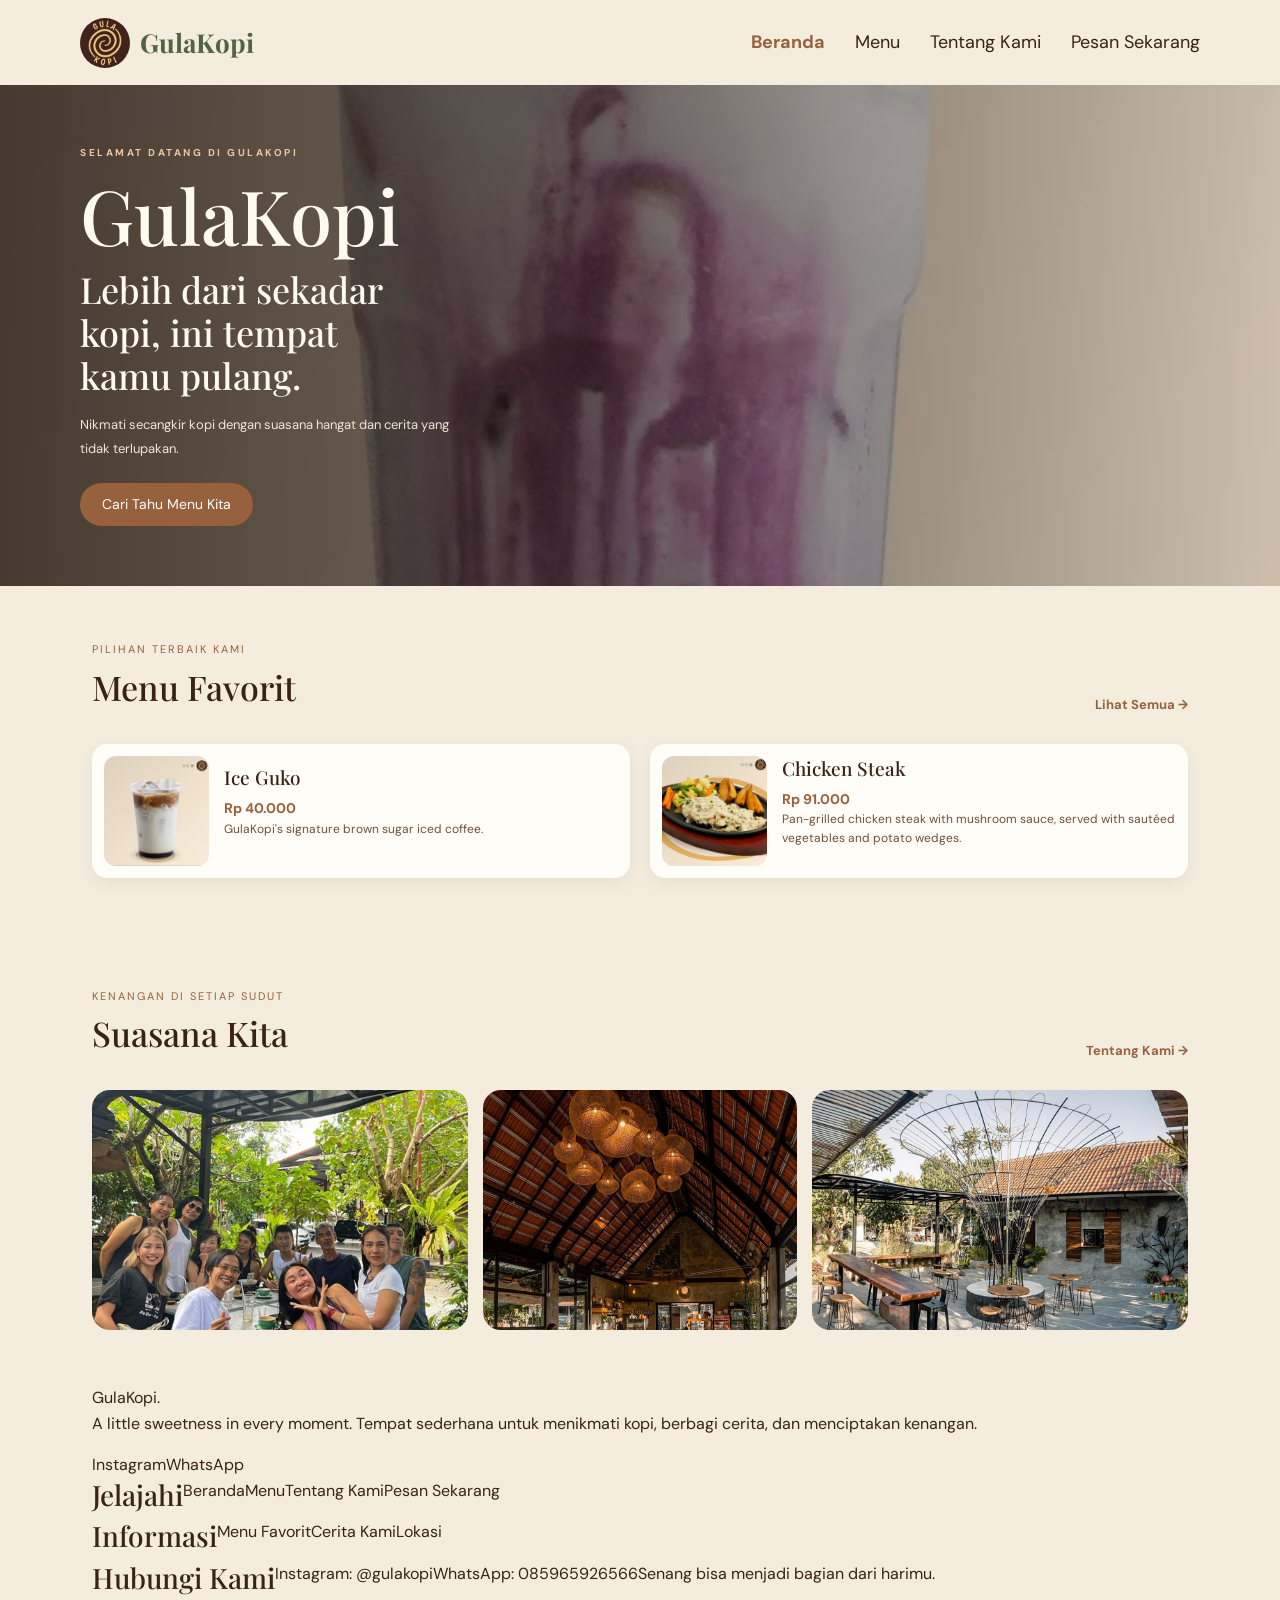
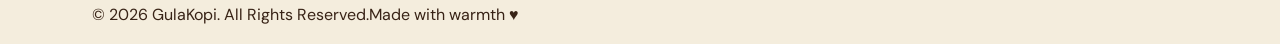
<file: index.html>
<!doctype html>
<html lang="id">
<head>
    <meta charset="UTF-8">
    <meta name="viewport" content="width=device-width, initial-scale=1.0">
    <meta name="description" content="Nikmati kopi dan hidangan favorit dengan suasana hangat di GulaKopi.">
    <title>GulaKopi</title>

    <link rel="stylesheet" href="https://cdn.jsdelivr.net/npm/bootstrap@5.3.3/dist/css/bootstrap.min.css">
    <link rel="stylesheet" href="style.css">
</head>
<body>

    <header class="container navbar">
        <div class="logo d-flex">
            <img src="gambar/logo.png" alt="Logo GulaKopi">
            <span>GulaKopi</span>
        </div>

        <nav class="nav-links d-flex">
            <a href="index.html" class="active">Beranda</a>
            <a href="menu.html">Menu</a>
            <a href="tentang.html">Tentang Kami</a>
            <a href="pesan.html" class="nav-button">Pesan Sekarang</a>
        </nav>
    </header>

    <main class="container">
        <section class="hero d-flex">
            <div>
                <div class="eyebrow">SELAMAT DATANG DI GULAKOPI</div>
                <h1>GulaKopi</h1>
                <h2>Lebih dari sekadar<br>kopi, ini tempat<br>kamu pulang.</h2>

                <p>
                    Nikmati secangkir kopi dengan suasana hangat dan cerita yang tidak
                    terlupakan.
                </p>

                <a href="menu.html" class="btn">Cari Tahu Menu Kita</a>
            </div>

            <div class="hero-gallery">
                <img src="gambar/hero.png" alt="Interior kedai GulaKopi">
            </div>
        </section>

        <section class="section">
            <div class="section-heading d-flex">
                <div>
                    <p>PILIHAN TERBAIK KAMI</p>
                    <h2>Menu Favorit</h2>
                </div>
                <a href="menu.html" class="text-link">Lihat Semua →</a>
            </div>

            <div class="favorite-grid d-grid">
                <article class="favorite-card d-flex">
                    <img src="gambar/guko.png" alt="Ice Guko">
                    <div>
                        <h3>Ice Guko</h3>
                        <div class="price">Rp 40.000</div>
                        <p>GulaKopi's signature brown sugar iced coffee.</p>
                    </div>
                </article>

                <article class="favorite-card d-flex">
                    <img src="gambar/steak.png" alt="Chicken Steak">
                    <div>
                        <h3>Chicken Steak</h3>
                        <div class="price">Rp 91.000</div>
                        <p>
                            Pan-grilled chicken steak with mushroom sauce,
                            served with sautéed vegetables and potato wedges.
                        </p>
                    </div>
                </article>
            </div>
        </section>

        <section class="section">
            <div class="section-heading d-flex">
                <div>
                    <p>KENANGAN DI SETIAP SUDUT</p>
                    <h2>Suasana Kita</h2>
                </div>
                <a href="tentang.html" class="text-link">Tentang Kami →</a>
            </div>

            <div class="ambience-grid d-grid">
                <img src="gambar/pengunjung.png" alt="Pengunjung GulaKopi">
                <img src="gambar/interior.png" alt="Interior GulaKopi">
                <img src="gambar/outdoor.png" alt="Suasana outdoor GulaKopi">
            </div>
        </section>
    </main>

    <footer class="site-footer">
        <div class="container footer-main d-grid">
            <div class="footer-brand">
                <a href="index.html" class="footer-logo">GulaKopi<span>.</span></a>
                <p>
                    A little sweetness in every moment.
                    Tempat sederhana untuk menikmati kopi,
                    berbagi cerita, dan menciptakan kenangan.
                </p>

                <div class="footer-social d-flex">
                    <a href="https://www.instagram.com/gulakopi.bali/" aria-label="Instagram">Instagram</a>
                    <a href="https://wa.me/6285965926566" aria-label="WhatsApp">WhatsApp</a>
                </div>
            </div>

            <div class="footer-column d-flex">
                <h3>Jelajahi</h3>
                <a href="index.html">Beranda</a>
                <a href="menu.html">Menu</a>
                <a href="tentang.html">Tentang Kami</a>
                <a href="pesan.html">Pesan Sekarang</a>
            </div>

            <div class="footer-column d-flex">
                <h3>Informasi</h3>
                <a href="menu.html">Menu Favorit</a>
                <a href="tentang.html">Cerita Kami</a>
                <a href="https://maps.app.goo.gl/hpy6t3GftVSqy1NN8" aria-label="Lokasi">Lokasi</a>
            </div>

            <div class="footer-column footer-contact d-flex">
                <h3>Hubungi Kami</h3>
                <p>Instagram: @gulakopi</p>
                <p>WhatsApp: 085965926566</p>
                <p>Senang bisa menjadi bagian dari harimu.</p>
            </div>
        </div>

        <div class="footer-bottom">
            <div class="container footer-bottom-content d-flex">
                <p>© 2026 GulaKopi. All Rights Reserved.</p>
                <span>Made with warmth <span class="footer-heart">♥</span></span>
            </div>
        </div>
    </footer>

</body>
</html>
</file>
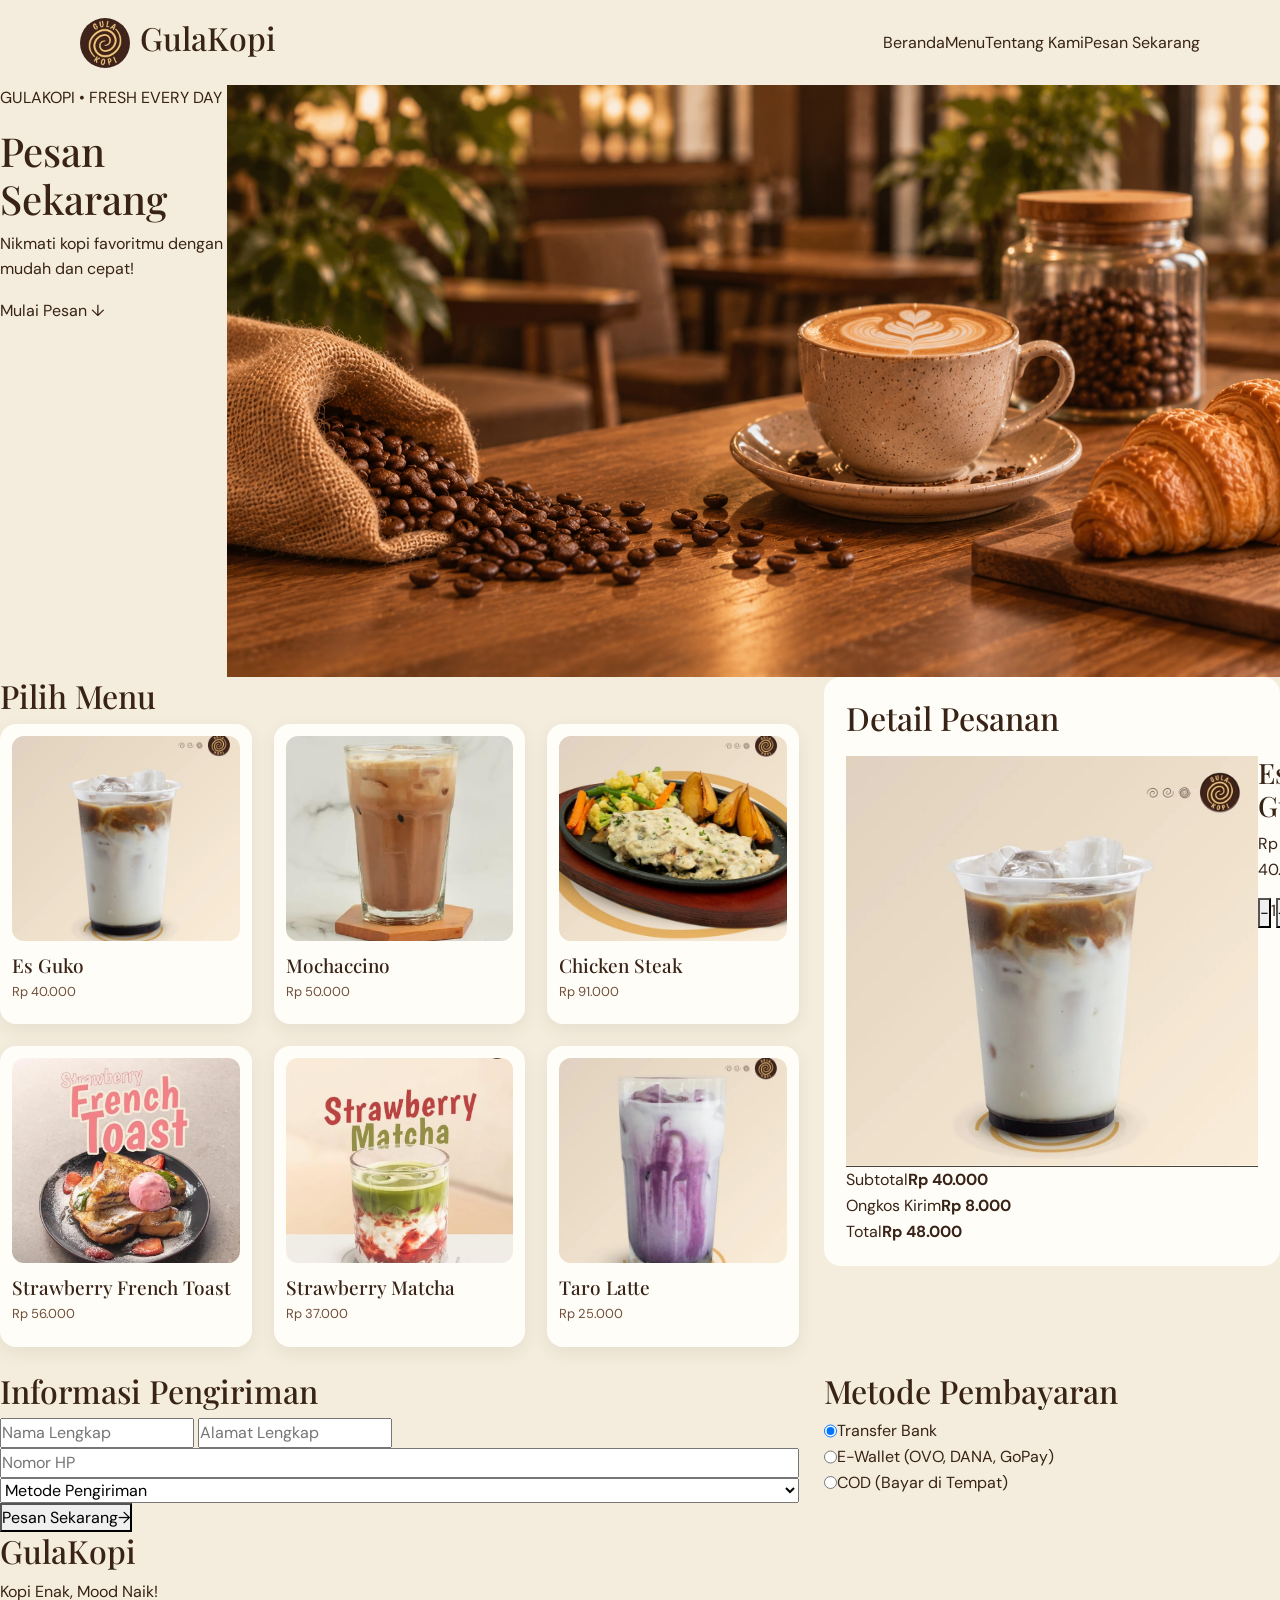
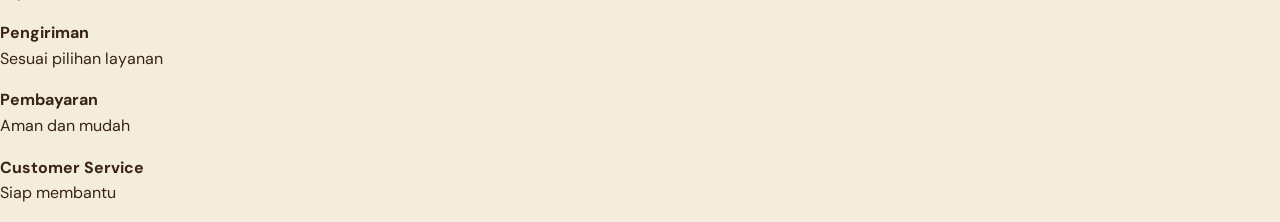
<file: pesan.html>
<!DOCTYPE html>
<html lang="id">
<head>
    <meta charset="UTF-8">
    <meta name="viewport" content="width=device-width, initial-scale=1.0">
    <meta name="description" content="Pilih menu favorit dan lakukan pemesanan di GulaKopi.">
    <title>Pesan Sekarang - GulaKopi</title>

    <link rel="stylesheet" href="https://cdn.jsdelivr.net/npm/bootstrap@5.3.3/dist/css/bootstrap.min.css">
    <link rel="stylesheet" href="style.css">
</head>
<body>

    <header class="container navbar">
        <div class="logo d-flex">
            <img src="gambar/logo.png" alt="Logo GulaKopi">
            <h2>GulaKopi</h2>
        </div>

        <nav class="d-flex">
            <a href="index.html">Beranda</a>
            <a href="menu.html">Menu</a>
            <a href="tentang.html">Tentang Kami</a>
            <a href="pesan.html" class="nav-button active">Pesan Sekarang</a>
        </nav>
    </header>

    <section class="order-hero d-flex">
        <div class="hero-text">
            <p class="eyebrow">GULAKOPI • FRESH EVERY DAY</p>
            <h1>Pesan<br>Sekarang</h1>
            <p>Nikmati kopi favoritmu dengan mudah dan cepat!</p>
            <a href="#pilih-menu" class="hero-link">Mulai Pesan ↓</a>
        </div>

        <div class="hero-image">
            <img src="gambar/hero2.png" alt="Minuman kopi GulaKopi">
        </div>
    </section>

    <main class="order-container">
        <div class="order-layout d-grid">

            <section class="order-card menu-selection" id="pilih-menu">
                <h2>Pilih Menu</h2>

                <div class="product-grid d-grid">
                    <article class="product-card">
                        <img src="gambar/guko.png" alt="Es Guko">
                        <h3>Es Guko</h3>
                        <p>Rp 40.000</p>
                    </article>

                    <article class="product-card">
                        <img src="gambar/mochaccino.png" alt="Mochaccino">
                        <h3>Mochaccino</h3>
                        <p>Rp 50.000</p>
                    </article>

                    <article class="product-card">
                        <img src="gambar/steak.png" alt="Chicken Steak">
                        <h3>Chicken Steak</h3>
                        <p>Rp 91.000</p>
                    </article>

                    <article class="product-card">
                        <img src="gambar/frenchtoast.png" alt="Strawberry French Toast">
                        <h3>Strawberry French Toast</h3>
                        <p>Rp 56.000</p>
                    </article>

                    <article class="product-card">
                        <img src="gambar/strwbrymatcha.png" alt="Strawberry Matcha">
                        <h3>Strawberry Matcha</h3>
                        <p>Rp 37.000</p>
                    </article>

                    <article class="product-card">
                        <img src="gambar/taro.png" alt="Taro Latte">
                        <h3>Taro Latte</h3>
                        <p>Rp 25.000</p>
                    </article>
                </div>
            </section>

            <section class="order-card order-summary" id="pesanan">
                <h2>Detail Pesanan</h2>

                <div class="summary-product d-flex">
                    <img src="gambar/guko.png" alt="Es Guko">

                    <div class="summary-info">
                        <h3>Es Guko</h3>
                        <p>Rp 40.000</p>

                        <div class="quantity d-flex">
                            <button type="button" aria-label="Kurangi jumlah">−</button>
                            <span>1</span>
                            <button type="button" aria-label="Tambah jumlah">+</button>
                        </div>
                    </div>

                    <button class="delete-button" type="button" aria-label="Hapus pesanan">🗑</button>
                </div>

                <div class="summary-details">
                    <div class="d-flex">
                        <span>Subtotal</span>
                        <strong>Rp 40.000</strong>
                    </div>

                    <div class="d-flex">
                        <span>Ongkos Kirim</span>
                        <strong>Rp 8.000</strong>
                    </div>

                    <div class="total-price d-flex">
                        <span>Total</span>
                        <strong>Rp 48.000</strong>
                    </div>
                </div>
            </section>

            <section class="order-card delivery-card">
                <h2>Informasi Pengiriman</h2>

                <form class="delivery-form">
                    <input type="text" placeholder="Nama Lengkap" required>
                    <input type="text" placeholder="Alamat Lengkap" required>

                    <div class="delivery-row d-grid">
                        <input type="tel" placeholder="Nomor HP" required>

                        <select required>
                            <option value="">Metode Pengiriman</option>
                            <option value="ambil">Ambil di Tempat</option>
                            <option value="kurir">Kurir</option>
                        </select>
                    </div>
                </form>
            </section>

            <section class="order-card payment-card">
                <h2>Metode Pembayaran</h2>

                <label class="payment-option d-flex">
                    <input type="radio" name="payment" value="transfer" checked>
                    <span></span>
                    Transfer Bank
                </label>

                <label class="payment-option d-flex">
                    <input type="radio" name="payment" value="ewallet">
                    <span></span>
                    E-Wallet (OVO, DANA, GoPay)
                </label>

                <label class="payment-option d-flex">
                    <input type="radio" name="payment" value="cod">
                    <span></span>
                    COD (Bayar di Tempat)
                </label>
            </section>
        </div>

        <div class="order-action d-flex">
            <button type="button" class="order-button d-flex">
                Pesan Sekarang <span>→</span>
            </button>
        </div>
    </main>

    <footer class="order-footer d-grid">
        <div class="footer-brand">
            <h2>GulaKopi</h2>
            <p>Kopi Enak, Mood Naik!</p>
        </div>

        <div class="footer-feature d-flex">
            <span></span>
            <div>
                <strong>Pengiriman</strong>
                <p>Sesuai pilihan layanan</p>
            </div>
        </div>

        <div class="footer-feature d-flex">
            <span></span>
            <div>
                <strong>Pembayaran</strong>
                <p>Aman dan mudah</p>
            </div>
        </div>

        <div class="footer-feature d-flex">
            <span></span>
            <div>
                <strong>Customer Service</strong>
                <p>Siap membantu</p>
            </div>
        </div>
    </footer>

</body>
</html>
</file>
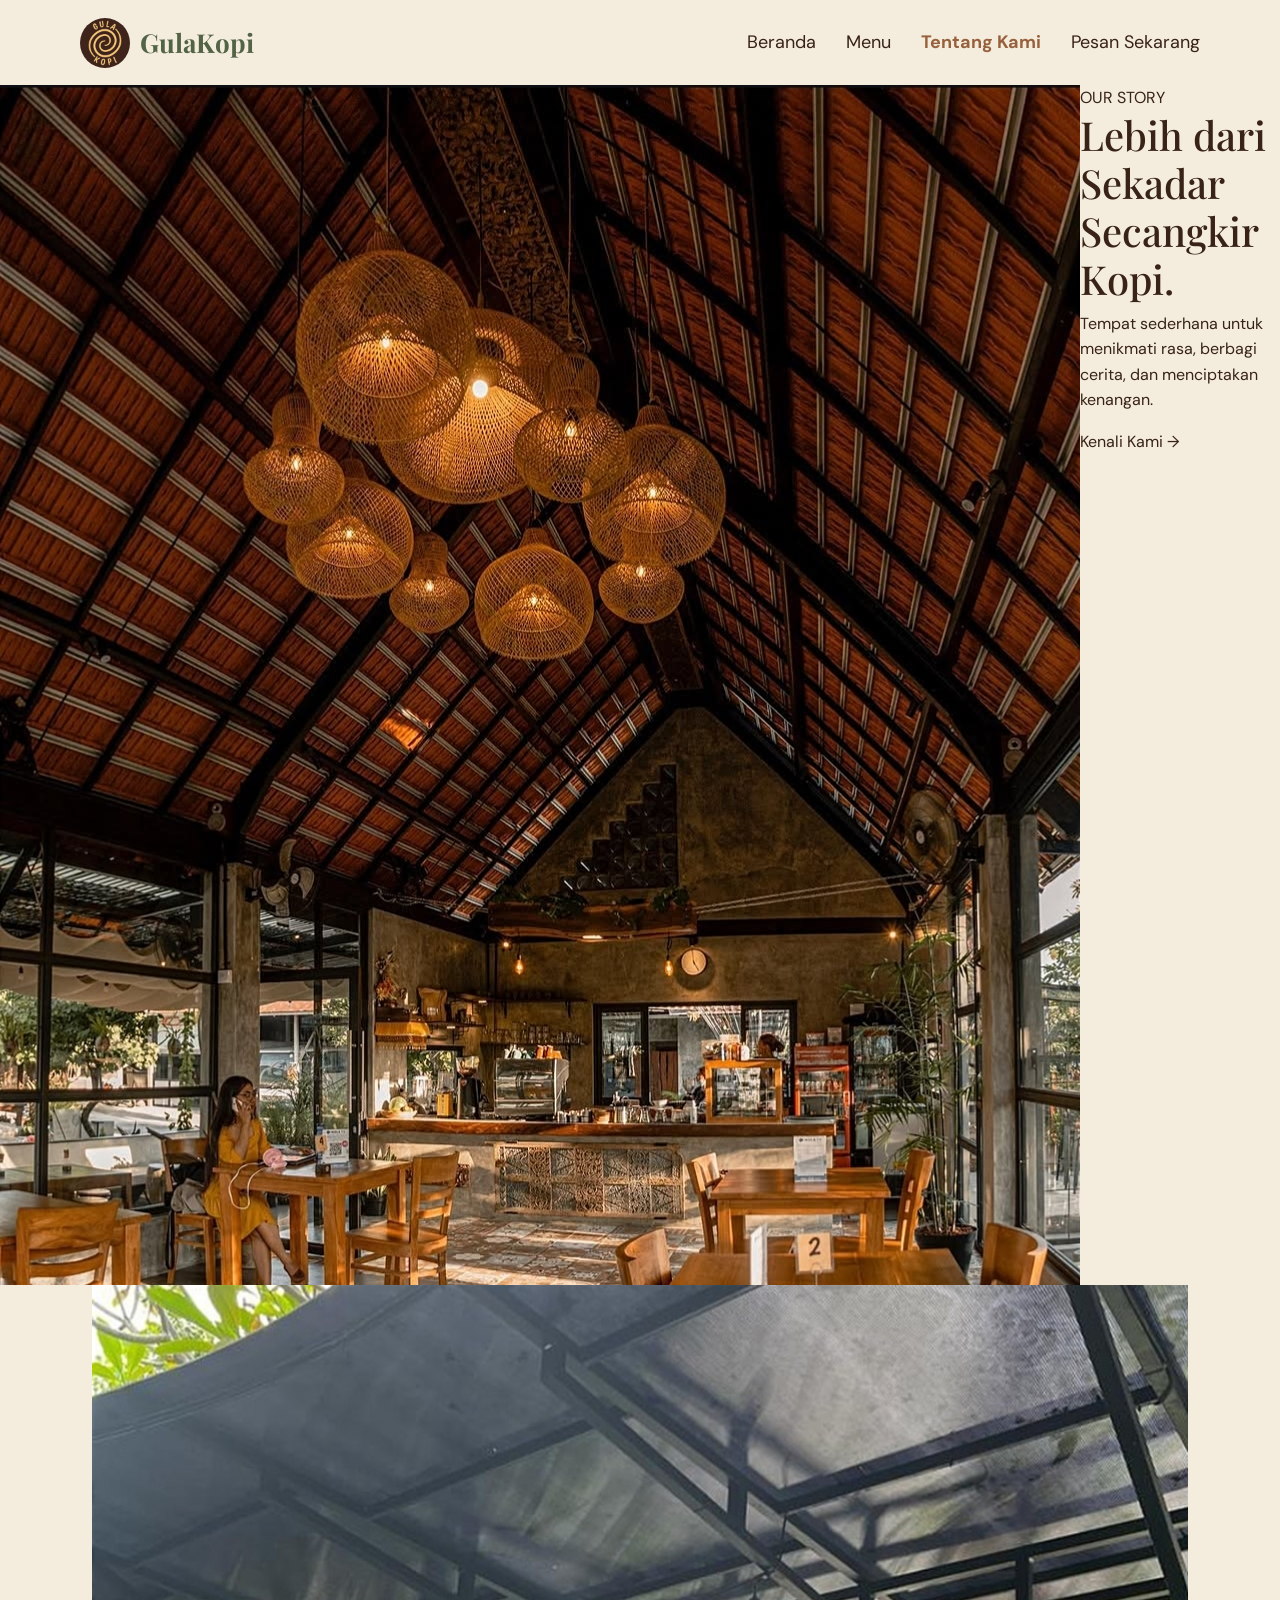
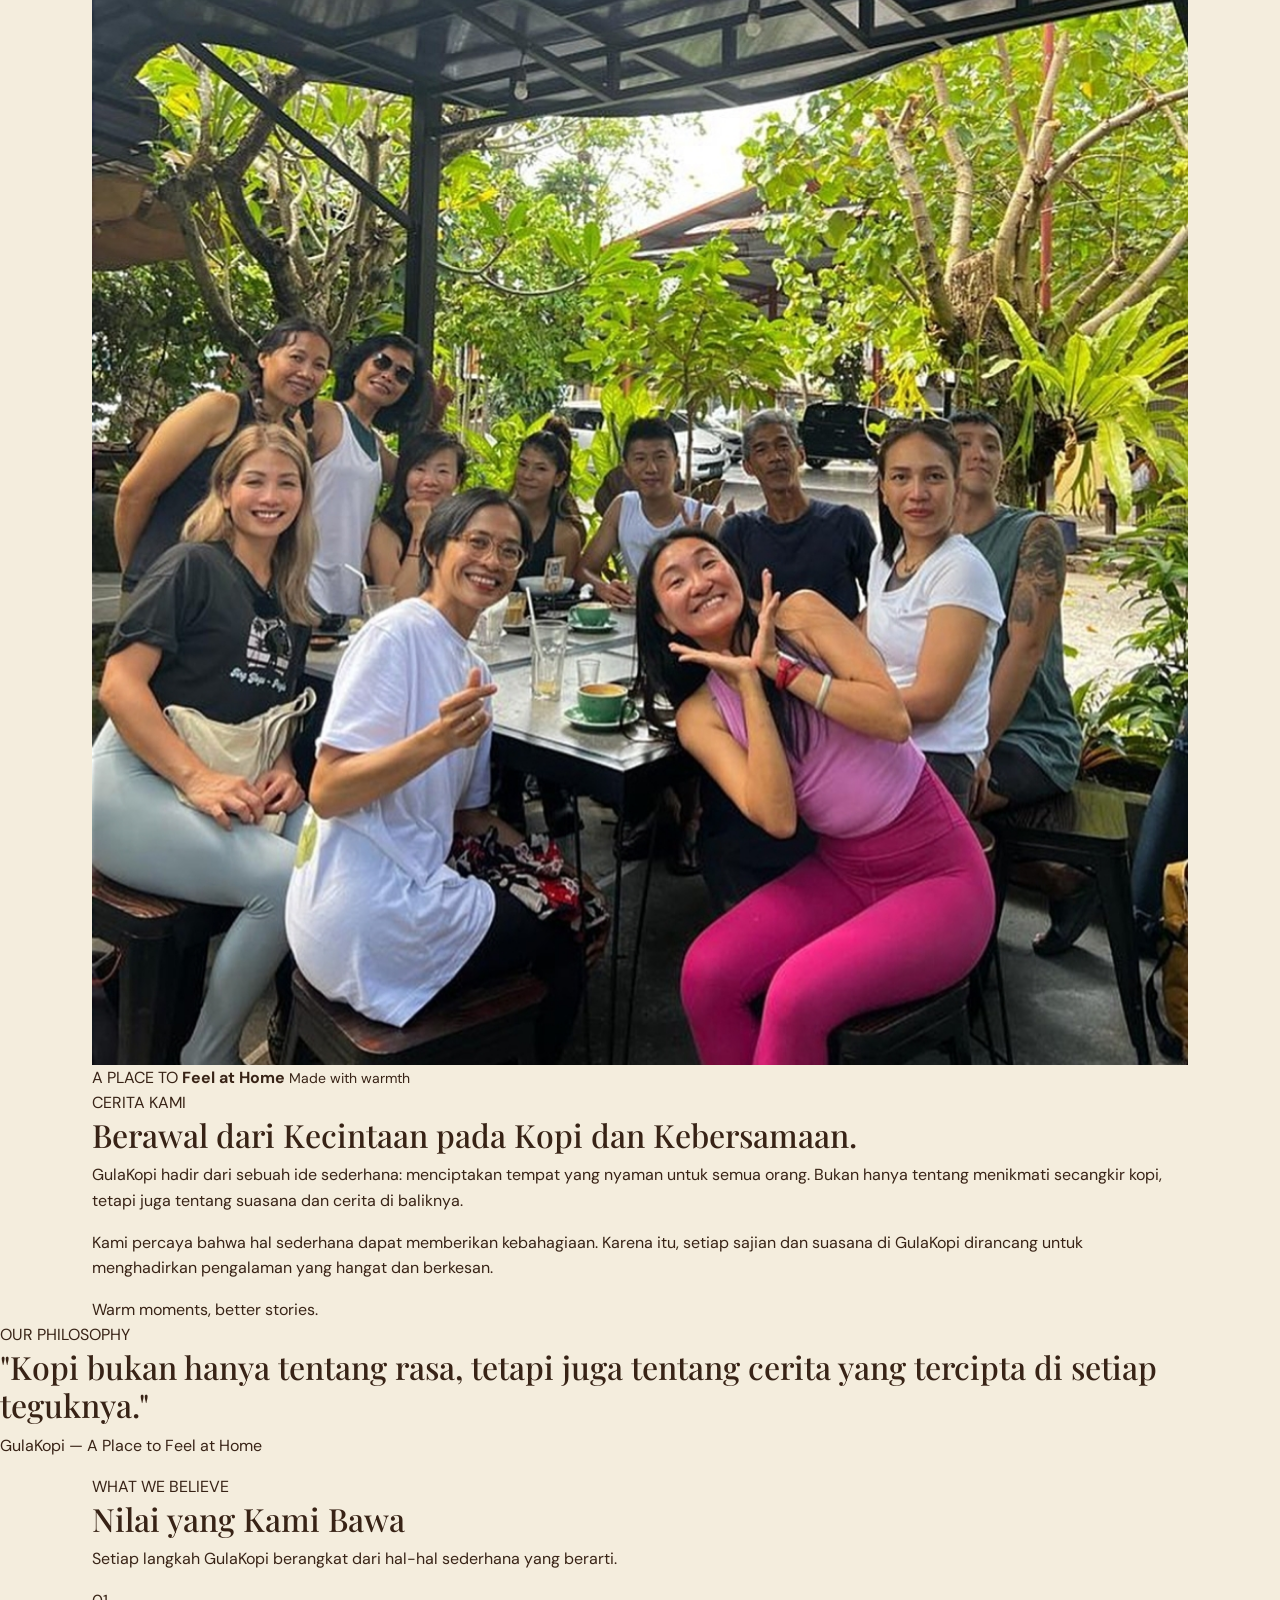
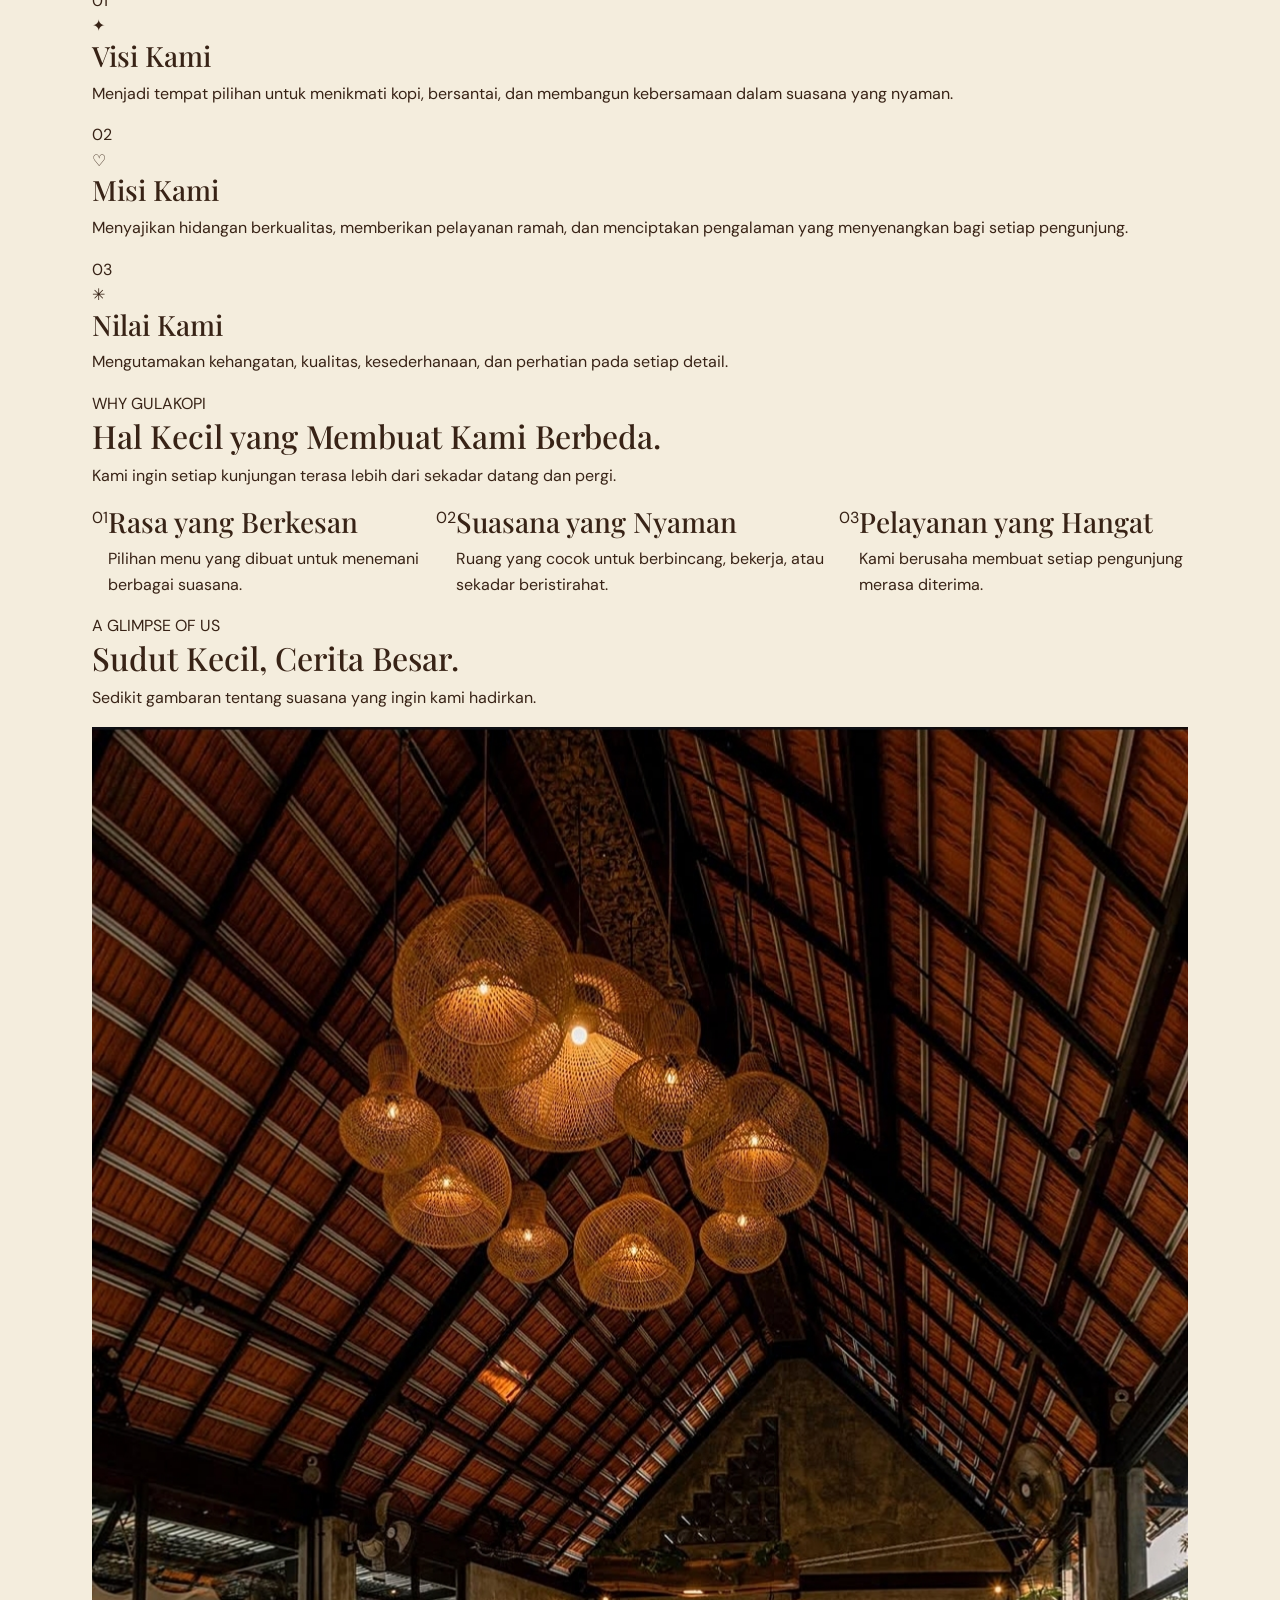
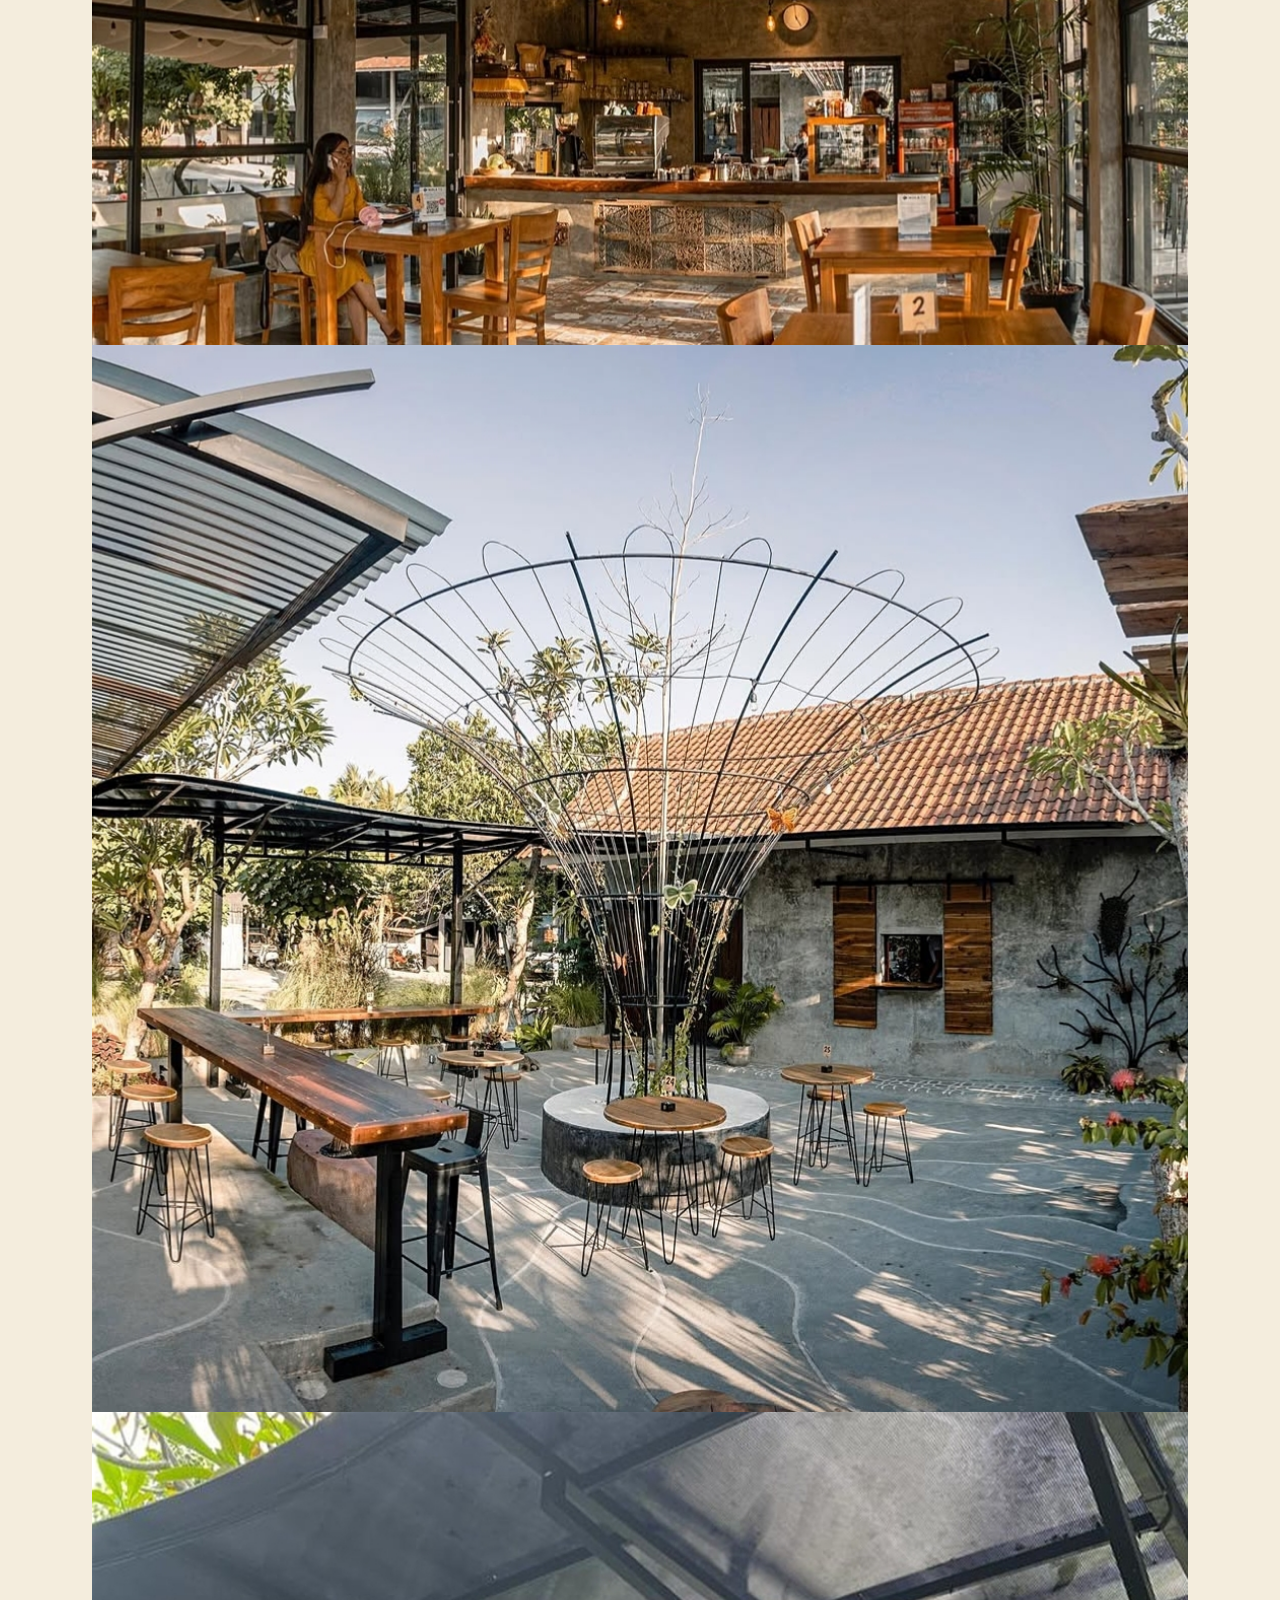
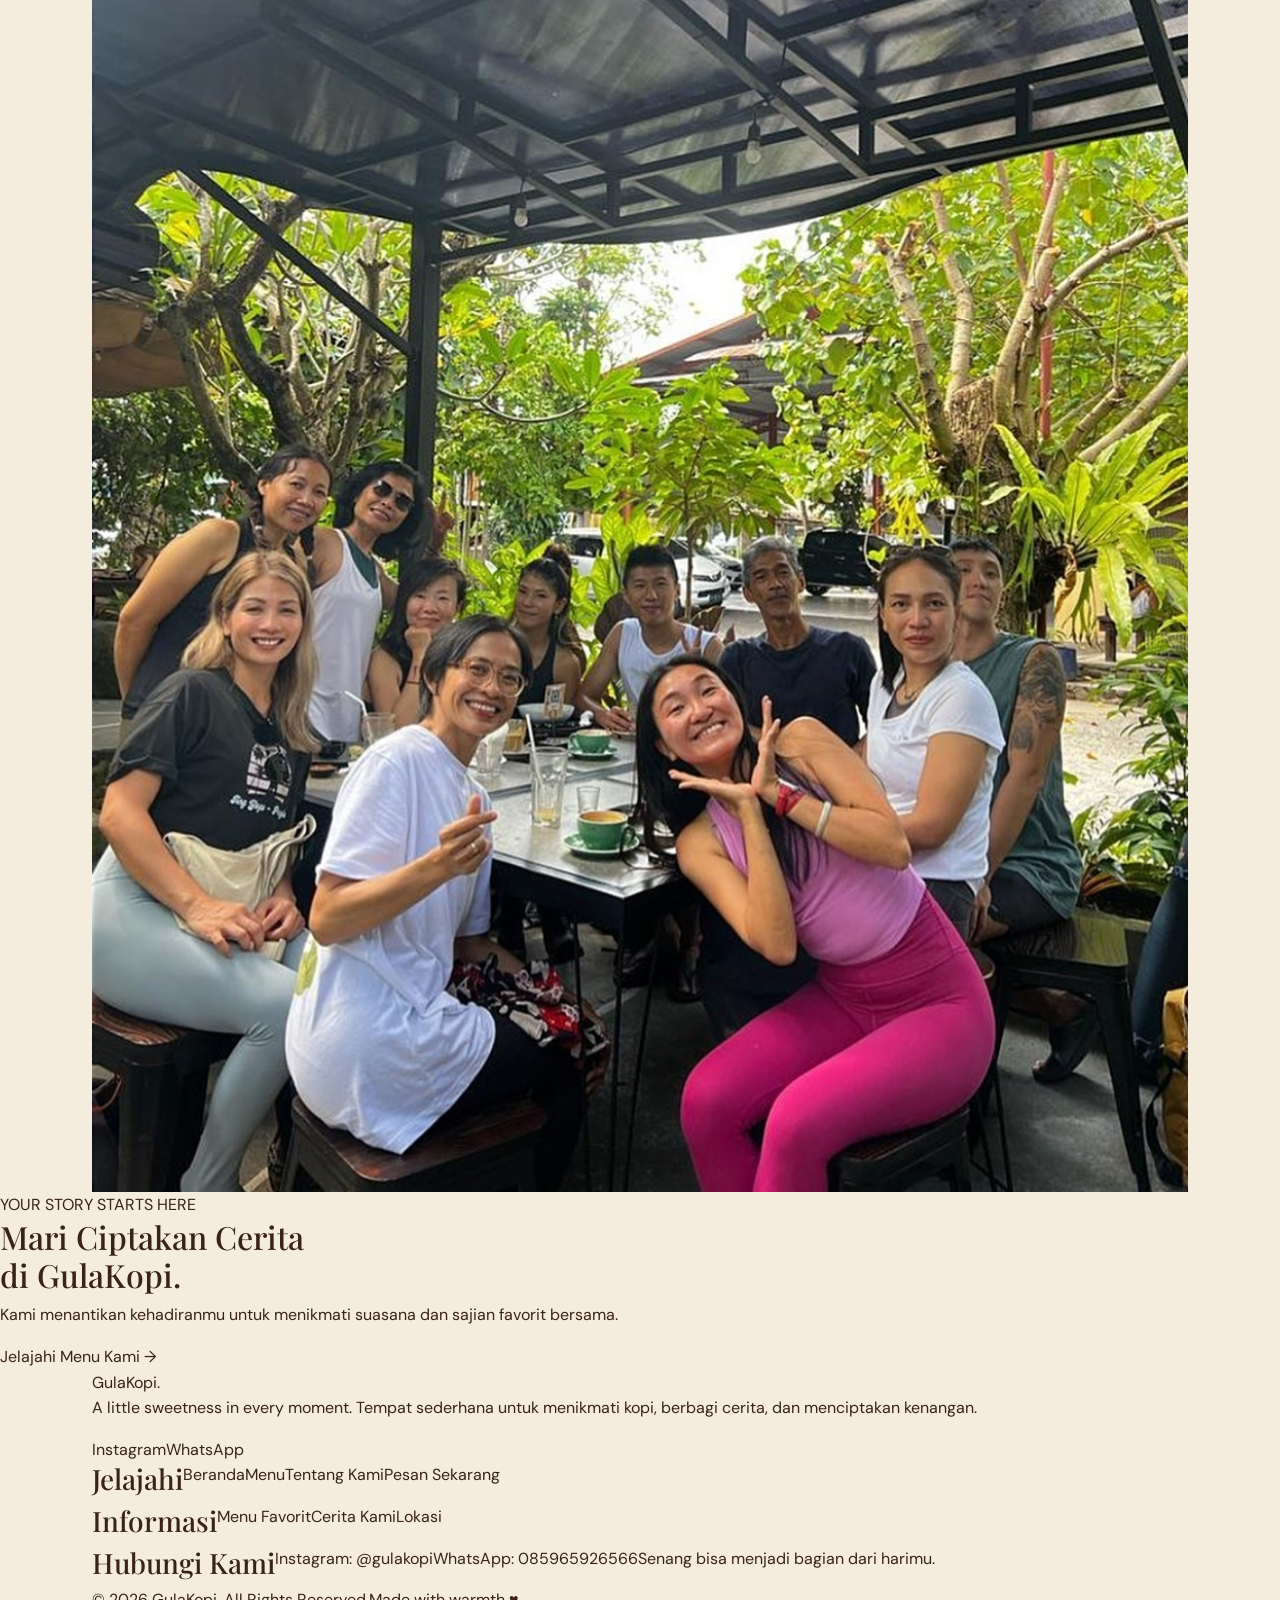
<file: tentang.html>
<!DOCTYPE html>
<html lang="id">
<head>
    <meta charset="UTF-8">
    <meta name="viewport" content="width=device-width, initial-scale=1.0">
    <meta name="description" content="Kenali cerita, nilai, dan suasana GulaKopi.">
    <title>Tentang Kami | GulaKopi</title>

    <link rel="stylesheet" href="https://cdn.jsdelivr.net/npm/bootstrap@5.3.3/dist/css/bootstrap.min.css">
    <link rel="stylesheet" href="style.css">
</head>
<body>

    <header class="container navbar">
        <a href="index.html" class="logo d-flex">
            <img src="gambar/logo.png" alt="Logo GulaKopi">
            <span>GulaKopi</span>
        </a>

        <nav class="nav-links d-flex">
            <a href="index.html">Beranda</a>
            <a href="menu.html">Menu</a>
            <a href="tentang.html" class="active">Tentang Kami</a>
            <a href="pesan.html" class="nav-button">Pesan Sekarang</a>
        </nav>
    </header>

    <main>
        <section class="about-hero d-flex">
            <img src="gambar/interior.png" alt="Suasana interior GulaKopi" class="about-hero-image">
            <div class="about-hero-overlay"></div>

            <div class="about-hero-content">
                <span class="about-eyebrow">OUR STORY</span>

                <h1>
                    Lebih dari<br>
                    Sekadar <span>Secangkir Kopi.</span>
                </h1>

                <p>
                    Tempat sederhana untuk menikmati rasa,
                    berbagi cerita, dan menciptakan kenangan.
                </p>

                <a href="#cerita" class="about-hero-button">
                    Kenali Kami <span>→</span>
                </a>
            </div>
        </section>

        <section class="about-story container d-grid" id="cerita">
            <div class="about-story-image">
                <img src="gambar/pengunjung.png" alt="Pengunjung menikmati suasana GulaKopi">

                <div class="story-image-label">
                    <span>A PLACE TO</span>
                    <strong>Feel at Home</strong>
                    <small>Made with warmth</small>
                </div>
            </div>

            <div class="about-story-content">
                <span class="about-eyebrow dark">CERITA KAMI</span>

                <h2>Berawal dari Kecintaan pada Kopi dan Kebersamaan.</h2>

                <p>
                    GulaKopi hadir dari sebuah ide sederhana:
                    menciptakan tempat yang nyaman untuk semua orang.
                    Bukan hanya tentang menikmati secangkir kopi,
                    tetapi juga tentang suasana dan cerita di baliknya.
                </p>

                <p>
                    Kami percaya bahwa hal sederhana dapat memberikan
                    kebahagiaan. Karena itu, setiap sajian dan suasana
                    di GulaKopi dirancang untuk menghadirkan pengalaman
                    yang hangat dan berkesan.
                </p>

                <div class="about-signature">
                    <span>Warm moments, better stories.</span>
                </div>
            </div>
        </section>

        <section class="about-quote">
            <div class="about-quote-content">
                <span>OUR PHILOSOPHY</span>

                <h2>
                    "Kopi bukan hanya tentang rasa,
                    tetapi juga tentang cerita yang tercipta
                    di setiap teguknya."
                </h2>

                <div class="quote-line"></div>
                <p>GulaKopi — A Place to Feel at Home</p>
            </div>
        </section>

        <section class="about-vision container">
            <div class="about-section-heading">
                <span class="about-eyebrow dark">WHAT WE BELIEVE</span>
                <h2>Nilai yang Kami Bawa</h2>
                <p>
                    Setiap langkah GulaKopi berangkat dari
                    hal-hal sederhana yang berarti.
                </p>
            </div>

            <div class="about-values d-grid">
                <article class="value-card">
                    <span class="value-number">01</span>
                    <div class="value-icon">✦</div>
                    <h3>Visi Kami</h3>
                    <p>
                        Menjadi tempat pilihan untuk menikmati kopi,
                        bersantai, dan membangun kebersamaan
                        dalam suasana yang nyaman.
                    </p>
                </article>

                <article class="value-card">
                    <span class="value-number">02</span>
                    <div class="value-icon">♡</div>
                    <h3>Misi Kami</h3>
                    <p>
                        Menyajikan hidangan berkualitas, memberikan
                        pelayanan ramah, dan menciptakan pengalaman
                        yang menyenangkan bagi setiap pengunjung.
                    </p>
                </article>

                <article class="value-card">
                    <span class="value-number">03</span>
                    <div class="value-icon">✳</div>
                    <h3>Nilai Kami</h3>
                    <p>
                        Mengutamakan kehangatan, kualitas,
                        kesederhanaan, dan perhatian pada
                        setiap detail.
                    </p>
                </article>
            </div>
        </section>

        <section class="about-highlight">
            <div class="container highlight-layout d-grid">
                <div class="highlight-heading">
                    <span class="about-eyebrow dark">WHY GULAKOPI</span>
                    <h2>Hal Kecil yang Membuat Kami Berbeda.</h2>
                    <p>
                        Kami ingin setiap kunjungan terasa lebih
                        dari sekadar datang dan pergi.
                    </p>
                </div>

                <div class="highlight-list d-flex">
                    <div class="highlight-item d-flex">
                        <span>01</span>
                        <div>
                            <h3>Rasa yang Berkesan</h3>
                            <p>
                                Pilihan menu yang dibuat untuk menemani
                                berbagai suasana.
                            </p>
                        </div>
                    </div>

                    <div class="highlight-item d-flex">
                        <span>02</span>
                        <div>
                            <h3>Suasana yang Nyaman</h3>
                            <p>
                                Ruang yang cocok untuk berbincang,
                                bekerja, atau sekadar beristirahat.
                            </p>
                        </div>
                    </div>

                    <div class="highlight-item d-flex">
                        <span>03</span>
                        <div>
                            <h3>Pelayanan yang Hangat</h3>
                            <p>
                                Kami berusaha membuat setiap pengunjung
                                merasa diterima.
                            </p>
                        </div>
                    </div>
                </div>
            </div>
        </section>

        <section class="about-gallery container">
            <div class="about-section-heading">
                <span class="about-eyebrow dark">A GLIMPSE OF US</span>
                <h2>Sudut Kecil, Cerita Besar.</h2>
                <p>
                    Sedikit gambaran tentang suasana
                    yang ingin kami hadirkan.
                </p>
            </div>

            <div class="about-gallery-grid d-grid">
                <img src="gambar/interior.png" alt="Interior GulaKopi">
                <img src="gambar/outdoor.png" alt="Area outdoor GulaKopi">
                <img src="gambar/pengunjung.png" alt="Pengunjung GulaKopi">
            </div>
        </section>

        <section class="about-cta">
            <div class="about-cta-content">
                <span>YOUR STORY STARTS HERE</span>

                <h2>Mari Ciptakan Cerita<br>di GulaKopi.</h2>

                <p>
                    Kami menantikan kehadiranmu untuk menikmati
                    suasana dan sajian favorit bersama.
                </p>

                <a href="menu.html">
                    Jelajahi Menu Kami <span>→</span>
                </a>
            </div>
        </section>
    </main>

    <footer class="site-footer">
        <div class="container footer-main d-grid">
            <div class="footer-brand">
                <a href="index.html" class="footer-logo">GulaKopi<span>.</span></a>

                <p>
                    A little sweetness in every moment.
                    Tempat sederhana untuk menikmati kopi,
                    berbagi cerita, dan menciptakan kenangan.
                </p>

                <div class="footer-social d-flex">
                    <a href="https://www.instagram.com/gulakopi.bali/" aria-label="Instagram">Instagram</a>
                    <a href="https://wa.me/6285965926566" aria-label="WhatsApp">WhatsApp</a>
                </div>
            </div>

            <div class="footer-column d-flex">
                <h3>Jelajahi</h3>
                <a href="index.html">Beranda</a>
                <a href="menu.html">Menu</a>
                <a href="tentang.html">Tentang Kami</a>
                <a href="pesan.html">Pesan Sekarang</a>
            </div>

            <div class="footer-column d-flex">
                <h3>Informasi</h3>
                <a href="menu.html">Menu Favorit</a>
                <a href="tentang.html">Cerita Kami</a>
                <a href="https://maps.app.goo.gl/hpy6t3GftVSqy1NN8" aria-label="Lokasi">Lokasi</a>
            </div>

            <div class="footer-column footer-contact d-flex">
                <h3>Hubungi Kami</h3>
                <p>Instagram: @gulakopi</p>
                <p>WhatsApp: 085965926566</p>
                <p>Senang bisa menjadi bagian dari harimu.</p>
            </div>
        </div>

        <div class="footer-bottom">
            <div class="container footer-bottom-content d-flex">
                <p>© 2026 GulaKopi. All Rights Reserved.</p>
                <span>Made with warmth <span class="footer-heart">♥</span></span>
            </div>
        </div>
    </footer>

</body>
</html>
</file>
<file: style.css>
@import url('https://fonts.googleapis.com/css2?family=DM+Sans:wght@400;500;600;700&family=Playfair+Display:wght@500;600;700&display=swap');

/* ========================================
   COLOR VARIABLES
======================================== */

:root {
    --cream: #f4eddd;
    --cream-dark: #e8ddc7;
    --brown: #382316;
    --brown-light: #705039;
    --coffee: #98613d;
    --white: #fffdf8;
    --green: #536345;
}

/* ========================================
   RESET & GLOBAL
======================================== */

* {
    margin: 0;
    padding: 0;
    box-sizing: border-box;
    scroll-behavior: smooth;
}

body {
    background: var(--cream);
    color: var(--brown);
    font-family: 'DM Sans', sans-serif;
    line-height: 1.6;
    overflow-x: hidden;
}

a {
    color: inherit;
    text-decoration: none;
}

img {
    display: block;
    width: 100%;
    object-fit: cover;
}

h1, h2, h3, .logo {
    font-family: 'Playfair Display', Georgia, serif;
}

.container {
    width: min(1120px, 90%);
    margin: auto;
}

/* NAVBAR */

.logo {
    display: flex;
    align-items: center;
    gap: 10px;
}

.logo img {
    width: 50px;
    height: 50px;
    border-radius: 50%;
}

.navbar {
    height: 85px;
    display: flex;
    align-items: center;
    justify-content: space-between;
    gap: 25px;
}

.logo {
    font-size: 26px;
    font-weight: 700;
    white-space: nowrap;
}

.logo span {
    color: var(--green);
}

.nav-links {
    display: flex;
    align-items: center;
    gap: 30px;
}

.nav-links a {
    font-size: 18px;
    transition: .3s;
}

.nav-links a:hover,
.nav-links a.active {
    color: var(--coffee);
    font-weight: 700;
}

.nav-action {
    display: flex;
    gap: 16px;
    font-size: 22px;
}

/* BUTTON */

.btn {
    display: inline-block;
    padding: 12px 24px;
    border-radius: 30px;
    background: var(--coffee);
    color: white;
    font-size: 14px;
    transition: .3s;
    border: none;
    cursor: pointer;
}

.btn:hover {
    background: var(--brown);
    transform: translateY(-2px);
}

.btn-outline {
    background: transparent;
    color: var(--brown);
    border: 1px solid var(--coffee);
}

/* HERO */
.hero {
    position: relative;
    width: 100vw;
    min-height: 500px;

    margin-left: calc(50% - 50vw);

    display: flex;
    align-items: center;

    padding: 60px max(6%, calc((100vw - 1120px) / 2));

    background-image:
        linear-gradient(
            90deg,
            rgba(35, 23, 15, 0.82) 0%,
            rgba(35, 23, 15, 0.60) 45%,
            rgba(35, 23, 15, 0.20) 100%
        ),
        url("gambar/image.png");

    background-size: cover;
    background-position: center;
    background-repeat: no-repeat;

    overflow: hidden;
}

/* Sembunyikan gambar gallery lama */

.hero-gallery {
    display: none;
}

/* HERO CONTENT */

.hero > div:first-child {
    position: relative;
    z-index: 2;
    max-width: 480px;
}

.hero .eyebrow {
    color: #e8c9a4;
    font-size: 10px;
    font-weight: 700;
    letter-spacing: 2.5px;
    margin-bottom: 14px;
}

.hero h1 {
    color: #fffaf0;
    font-size: clamp(55px, 6vw, 76px);
    line-height: 1.05;
    margin-bottom: 13px;
}

.hero h2 {
    color: #fffaf0;
    font-size: clamp(27px, 3.2vw, 36px);
    line-height: 1.2;
    margin-bottom: 16px;
}

.hero p {
    max-width: 380px;
    color: #f0e5d5;
    font-size: 13px;
    line-height: 1.8;
    margin-bottom: 23px;
}

.hero .btn {
    padding: 11px 22px;
    background: var(--coffee);
    color: white;
}

.hero .btn:hover {
    background: #70452c;
}

/* ========================================
   GENERAL SECTION
======================================== */

.section {
    padding: 55px 0;
}

.section-heading {
    display: flex;
    justify-content: space-between;
    align-items: end;
    margin-bottom: 28px;
}

.section-heading h2 {
    font-size: 34px;
    line-height: 1.2;
}

.section-heading p {
    color: var(--coffee);
    font-size: 11px;
    letter-spacing: 2px;
    margin-bottom: 8px;
}

.text-link {
    color: var(--coffee);
    font-size: 13px;
    font-weight: 700;
}

/* ========================================
   PRODUCT CARDS
======================================== */

.product-grid {
    display: grid;
    grid-template-columns: repeat(3, 1fr);
    gap: 22px;
}

.product-card {
    background: var(--white);
    padding: 12px;
    border-radius: 16px;
    box-shadow: 0 6px 18px #38231613;
    transition: .3s;
}

.product-card:hover {
    transform: translateY(-5px);
}

.product-card img {
    height: 205px;
    border-radius: 12px;
    margin-bottom: 13px;
}

.product-card h3 {
    font-size: 19px;
    margin-bottom: 5px;
}

.product-card p {
    font-size: 13px;
    color: var(--brown-light);
    margin-bottom: 10px;
}

.price {
    color: var(--coffee);
    font-weight: 700;
    font-size: 14px;
}

/* ========================================
   FAVORITE MENU
======================================== */

.favorite-grid {
    display: grid;
    grid-template-columns: repeat(2, 1fr);
    gap: 20px;
}

.favorite-card {
    display: flex;
    gap: 15px;
    padding: 12px;
    background: var(--white);
    border-radius: 15px;
    align-items: center;
    box-shadow: 0 5px 15px #38231612;
}

.favorite-card img {
    width: 105px;
    height: 110px;
    border-radius: 12px;
}

.favorite-card h3 {
    font-size: 19px;
}

.favorite-card p {
    font-size: 12px;
    color: var(--brown-light);
}

/* ========================================
   AMBIENCE
======================================== */

.ambience-grid {
    display: grid;
    grid-template-columns: 1.2fr 1fr 1.2fr;
    gap: 15px;
}

.ambience-grid img {
    height: 240px;
    border-radius: 18px;
}

/* ========================================
   PAGE HEADER
======================================== */

.page-header {
    padding: 65px 0 45px;
    text-align: center;
}

.page-header h1 {
    font-size: 48px;
    margin-bottom: 12px;
}

.page-header p {
    color: var(--brown-light);
    font-size: 14px;
}

/* ========================================
   ABOUT
======================================== */

.about-grid {
    display: grid;
    grid-template-columns: 1fr 1fr;
    gap: 45px;
    align-items: center;
}

.about-grid img {
    height: 390px;
    border-radius: 20px;
}

.about-grid h2 {
    font-size: 36px;
    line-height: 1.2;
    margin-bottom: 18px;
}

.about-grid p {
    color: var(--brown-light);
    font-size: 14px;
    margin-bottom: 15px;
}

/* ========================================
   INFO
======================================== */

.info-grid {
    display: grid;
    grid-template-columns: repeat(3, 1fr);
    gap: 20px;
}

.info-card {
    background: var(--white);
    padding: 28px;
    border-radius: 17px;
}

.info-card .icon {
    font-size: 28px;
    margin-bottom: 12px;
}

.info-card h3 {
    font-size: 20px;
    margin-bottom: 10px;
}

.info-card p {
    color: var(--brown-light);
    font-size: 13px;
}

/* ========================================
   LOCATION
======================================== */

.location-box {
    background: var(--white);
    padding: 20px;
    border-radius: 18px;
    display: grid;
    grid-template-columns: 1fr 1fr;
    gap: 25px;
    align-items: center;
}

.location-box img {
    height: 300px;
    border-radius: 12px;
}

/* ========================================
   ORDER
======================================== */

.order-layout {
    display: grid;
    grid-template-columns: 1.4fr .8fr;
    gap: 25px;
    align-items: start;
}

.order-list,
.order-summary {
    background: var(--white);
    padding: 22px;
    border-radius: 17px;
}

.order-item {
    display: flex;
    align-items: center;
    gap: 15px;
    padding: 15px 0;
    border-bottom: 1px solid var(--cream-dark);
}

.order-item img {
    width: 80px;
    height: 80px;
    border-radius: 12px;
}

.order-item-info {
    flex: 1;
}

.order-item h3 {
    font-size: 17px;
}

.order-item p {
    color: var(--coffee);
    font-size: 13px;
}

.order-item input {
    width: 55px;
    padding: 8px;
    border: 1px solid var(--cream-dark);
    border-radius: 8px;
}

.order-summary h2 {
    margin-bottom: 18px;
}

.summary-row {
    display: flex;
    justify-content: space-between;
    margin: 13px 0;
    font-size: 14px;
}

.total {
    border-top: 1px solid var(--cream-dark);
    padding-top: 15px;
    font-weight: 700;
}

/* ========================================
   FOOTER
======================================== */

.footer {
    background: #e9dfcc;
    padding: 35px 0;
    margin-top: 65px;
}

.footer-content {
    display: flex;
    justify-content: space-between;
    align-items: center;
    gap: 20px;
}

.footer p {
    font-size: 12px;
    color: var(--brown-light);
}

/* ========================================
   RESPONSIVE - TABLET
======================================== */

@media (max-width: 800px) {

    .nav-links {
        gap: 15px;
    }

    .hero {
        min-height: 430px;
        padding: 50px 7%;
        background-position: center;
    }

    .hero h1 {
        font-size: 60px;
    }

    .hero h2 {
        font-size: 31px;
    }

    .product-grid {
        grid-template-columns: repeat(2, 1fr);
    }

    .order-layout {
        grid-template-columns: 1fr;
    }
}

/* ========================================
   RESPONSIVE - MOBILE
======================================== */

@media (max-width: 600px) {

    .navbar {
        height: auto;
        padding: 20px 0;
        flex-wrap: wrap;
    }

    .nav-links {
        order: 3;
        width: 100%;
        overflow-x: auto;
        padding: 8px 0;
        gap: 22px;
    }

    .nav-links a {
        white-space: nowrap;
        font-size: 12px;
    }

    /* HERO MOBILE */

    .hero {
        min-height: 380px;
        padding: 40px 6%;
        background-position: center;
    }

    .hero h1 {
        font-size: 48px;
    }

    .hero h2 {
        font-size: 26px;
    }

    .hero .eyebrow {
        font-size: 9px;
        margin-bottom: 10px;
    }

    .hero p {
        font-size: 12px;
        margin-bottom: 18px;
    }

    .hero .btn {
        padding: 10px 18px;
        font-size: 12px;
    }

    /* SECTION */

    .section {
        padding: 35px 0;
    }

    .section-heading h2 {
        font-size: 26px;
    }

    .section-heading {
        align-items: start;
        gap: 10px;
    }

    /* PRODUCTS */

    .product-grid {
        grid-template-columns: 1fr 1fr;
        gap: 12px;
    }

    .product-card img {
        height: 145px;
    }

    .product-card h3 {
        font-size: 15px;
    }

    .product-card p {
        font-size: 11px;
    }

    /* FAVORITE */

    .favorite-grid {
        grid-template-columns: 1fr;
    }

    /* ABOUT & LOCATION */

    .about-grid,
    .location-box {
        grid-template-columns: 1fr;
    }

    /* AMBIENCE */

    .ambience-grid {
        grid-template-columns: 1fr 1fr;
    }

    .ambience-grid img {
        height: 150px;
    }

    .ambience-grid img:first-child {
        grid-column: span 2;
    }

    /* INFO */

    .info-grid {
        grid-template-columns: 1fr;
    }

    /* PAGE HEADER */

    .page-header {
        padding: 40px 0 25px;
    }

    .page-header h1 {
        font-size: 36px;P
    }

    /* ABOUT IMAGE */

    .about-grid img {
        height: 260px;
    }

    /* FOOTER */

    .footer-content {
        flex-direction: column;
        text-align: center;
    }
}
</file>
